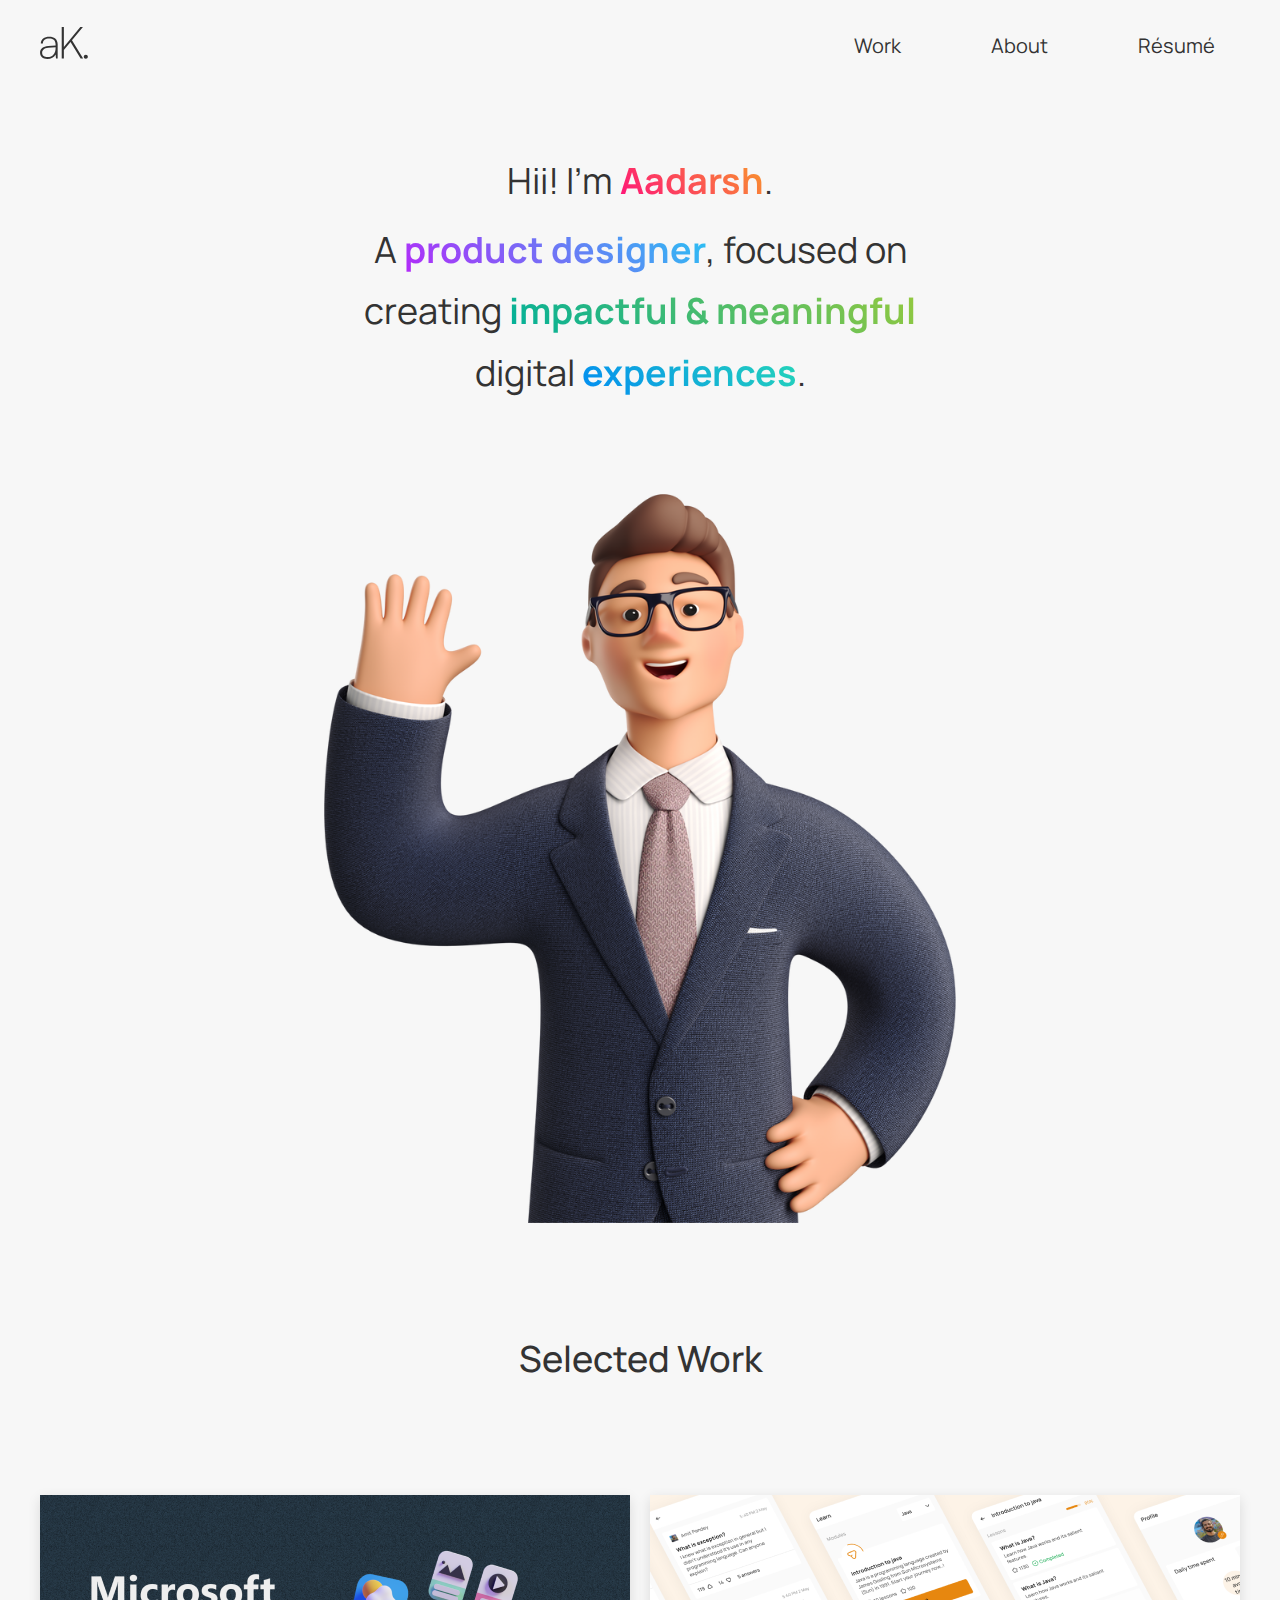
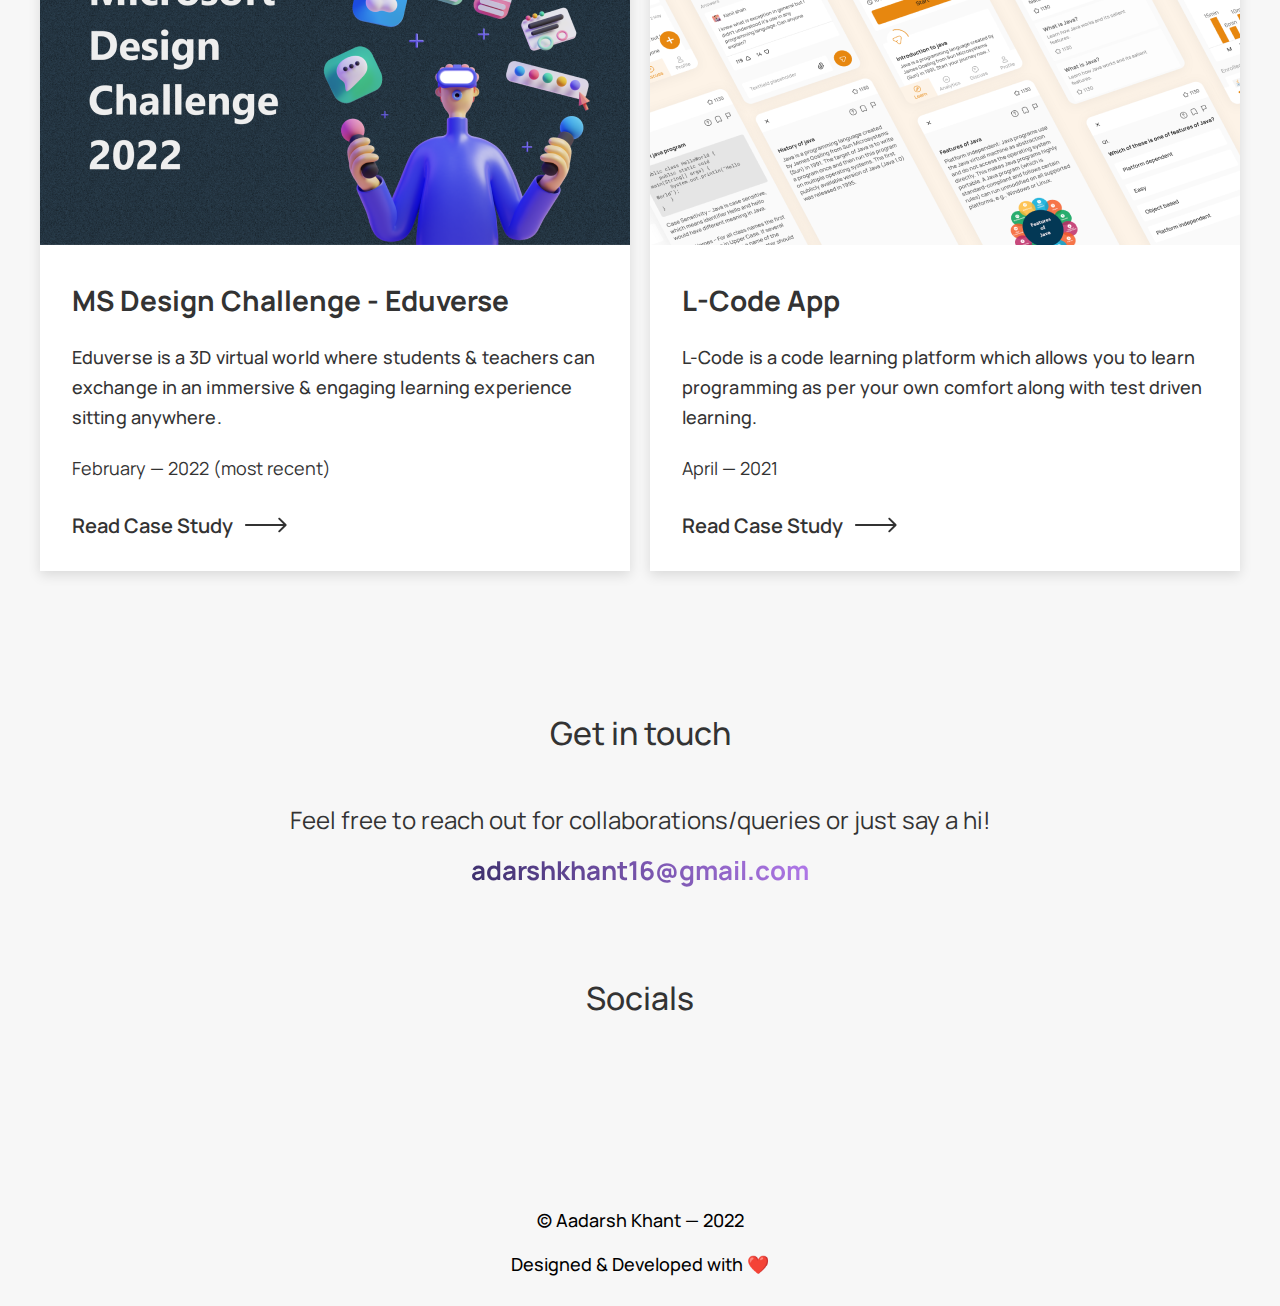
<file: index.html>
<!DOCTYPE html>
<html lang="en">

<head>
  <meta charset="UTF-8">
  <meta name="description"
    content="Aadarsh Khant - Product Designer. An engineer by profession & a designer by choice. Passionate, hard-working & dedicated UI/UX designer with experience in UI/UX designing, frontend development. Also an aspiring mountaineer and traveller.">
  <meta name="author" content="Aadarsh Khant">
  <meta name="keywords"
    content="Aadarsh Khant, UI/UX Designer, Portfolio, Product designer, Resume, aadarsh khant resume, aadarsh khant portfolio, phirkidhar, phirkidhar.com">
  <meta http-equiv="X-UA-Compatible" content="IE=edge">
  <meta name="viewport" content="width=device-width, initial-scale=1.0">
  <link rel="icon" type="image/x-icon" href="./images/favicon.ico">
  <link rel="stylesheet" href="https://cdnjs.cloudflare.com/ajax/libs/font-awesome/6.1.0/css/all.min.css"
    integrity="sha512-10/jx2EXwxxWqCLX/hHth/vu2KY3jCF70dCQB8TSgNjbCVAC/8vai53GfMDrO2Emgwccf2pJqxct9ehpzG+MTw=="
    crossorigin="anonymous" referrerpolicy="no-referrer" />
  <link rel="stylesheet" href="css/style.css">
  <link rel="stylesheet" href="css/normal.css">
  <link rel="stylesheet" href="css/tablet.css">
  <link rel="stylesheet" href="css/mobile.css">
  <script>
    (function(h,o,t,j,a,r){
        h.hj=h.hj||function(){(h.hj.q=h.hj.q||[]).push(arguments)};
        h._hjSettings={hjid:2917974,hjsv:6};
        a=o.getElementsByTagName('head')[0];
        r=o.createElement('script');r.async=1;
        r.src=t+h._hjSettings.hjid+j+h._hjSettings.hjsv;
        a.appendChild(r);
    })(window,document,'https://static.hotjar.com/c/hotjar-','.js?sv=');
  </script>
  <title>Aadarsh Khant - Product Designer</title>
</head>

<body>

  <!-- Navbar Section -->

  <header class="navbar">
    <div class="logo">
      <a href="index.html"><img src="./images/logo.svg"
          alt="aadarsh-khant-logo aadarsh-khant aadarsh-product-designer aadarsh.uiux uiuxdesigner"></a>
    </div>
    <nav>
      <ul class="nav-links">
        <li><a href="#h-text">Work</a></li>
        <li><a href="about.html">About</a></li>
        <li><a href="./resume/AadarshKhant-Resume.pdf">Résumé</a></li>
      </ul>
    </nav>
  </header>

  <!-- Hero Section -->

  <section class="hero">
    <img class="hero-img" src="./images/hero_image.png" alt="hero-img aadarsh-hero-img">
    <div class="hero-content">
      <h1>Hii! I’m <span class="text-bold gradient-1">Aadarsh</span>.</h1>
      <p>A <span class="text-bold gradient-2">product designer</span>, focused on creating <span
          class="text-bold gradient-3">impactful & meaningful</span> digital <span
          class="text-bold gradient-4">experiences</span>.</p>
    </div>
  </section>

  <!-- Work Section -->

  <main class="work">
    <h2 id="h-text">Selected Work</h2>
    <div class="cards">
      <div class="card">
        <div class="card-banner">
          <img src="./images/MSDBanner.png" alt="Microsoft Design Challenge 2022">
        </div>
        <div class="card-content">
          <p class="project-title">MS Design Challenge - Eduverse</p>
          <p class="project-description">Eduverse is a 3D virtual world where students & teachers can exchange in an
            immersive & engaging learning
            experience sitting anywhere.</p>
          <p class="project-time">February — 2022 (most recent)</p>
          <a class="btn" href="https://medium.com/@ankhant18/microsoft-design-challenge-2022-eduverse-a7ca4bb19140" target="_blank">Read Case Study<img src="./images/arrow-right.svg" alt="right-arrow"></a>
        </div>
      </div>

      <div class="card">
        <div class="card-banner">
          <img src="./images/LCodeBanner.png" alt="l-code app.">
        </div>
        <div class="card-content">
          <p class="project-title">L-Code App</p>
          <p class="project-description">L-Code is a code learning platform which allows you to learn programming as per
            your own comfort along with test driven learning.</p>
          <p class="project-time">April — 2021</p>
          <a class="btn" target="_blank"
            href="https://medium.com/@ankhant18/l-code-the-code-learning-app-ui-ux-case-study-e77067a89983">Read Case
            Study<img src="./images/arrow-right.svg" alt="right-arrow"></a>
        </div>
      </div>
    </div>
  </main>

  <!-- Contact Section -->

  <section class="connect">
    <h3 class="h-text">Get in touch</h3>
    <p class="connect-content">Feel free to reach out for collaborations/queries or just say a hi!</p>
    <a class="connect-mail gradient-5" href="mailto:adarshkhant16@gmail.com">adarshkhant16@gmail.com</a>
  </section>

  <!-- Socials Section -->

  <section class="socials">
    <h4 class="h-text">Socials</h4>
    <div class="social-icons">
      <a href="https://www.linkedin.com/in/aadarsh-khant/"><i class="linkedin fa-brands fa-linkedin-in fa-2x"></i></a>
      <a href="https://medium.com/@aadarsh18"><i class="medium fa-brands fa-medium fa-2x"></i></a>
      <a href="https://www.instagram.com/adarsshh_7/"><i class="instagram fa-brands fa-instagram fa-2x"></i></a>
      <a href="https://github.com/aadarsh-khant-18"><i class="github fa-brands fa-github fa-2x"></i></a>
      <a href="https://twitter.com/adarsshh9"><i class="twitter fa-brands fa-twitter fa-2x"></i></a>
    </div>
    </div>
  </section>

  <!-- Footer -->

  <footer>
    <div class="footer-content">
      <p>&copy; Aadarsh Khant — 2022</p>
      <p>Designed & Developed with ❤️</p>
    </div>
  </footer>

</body>

</html>
</file>
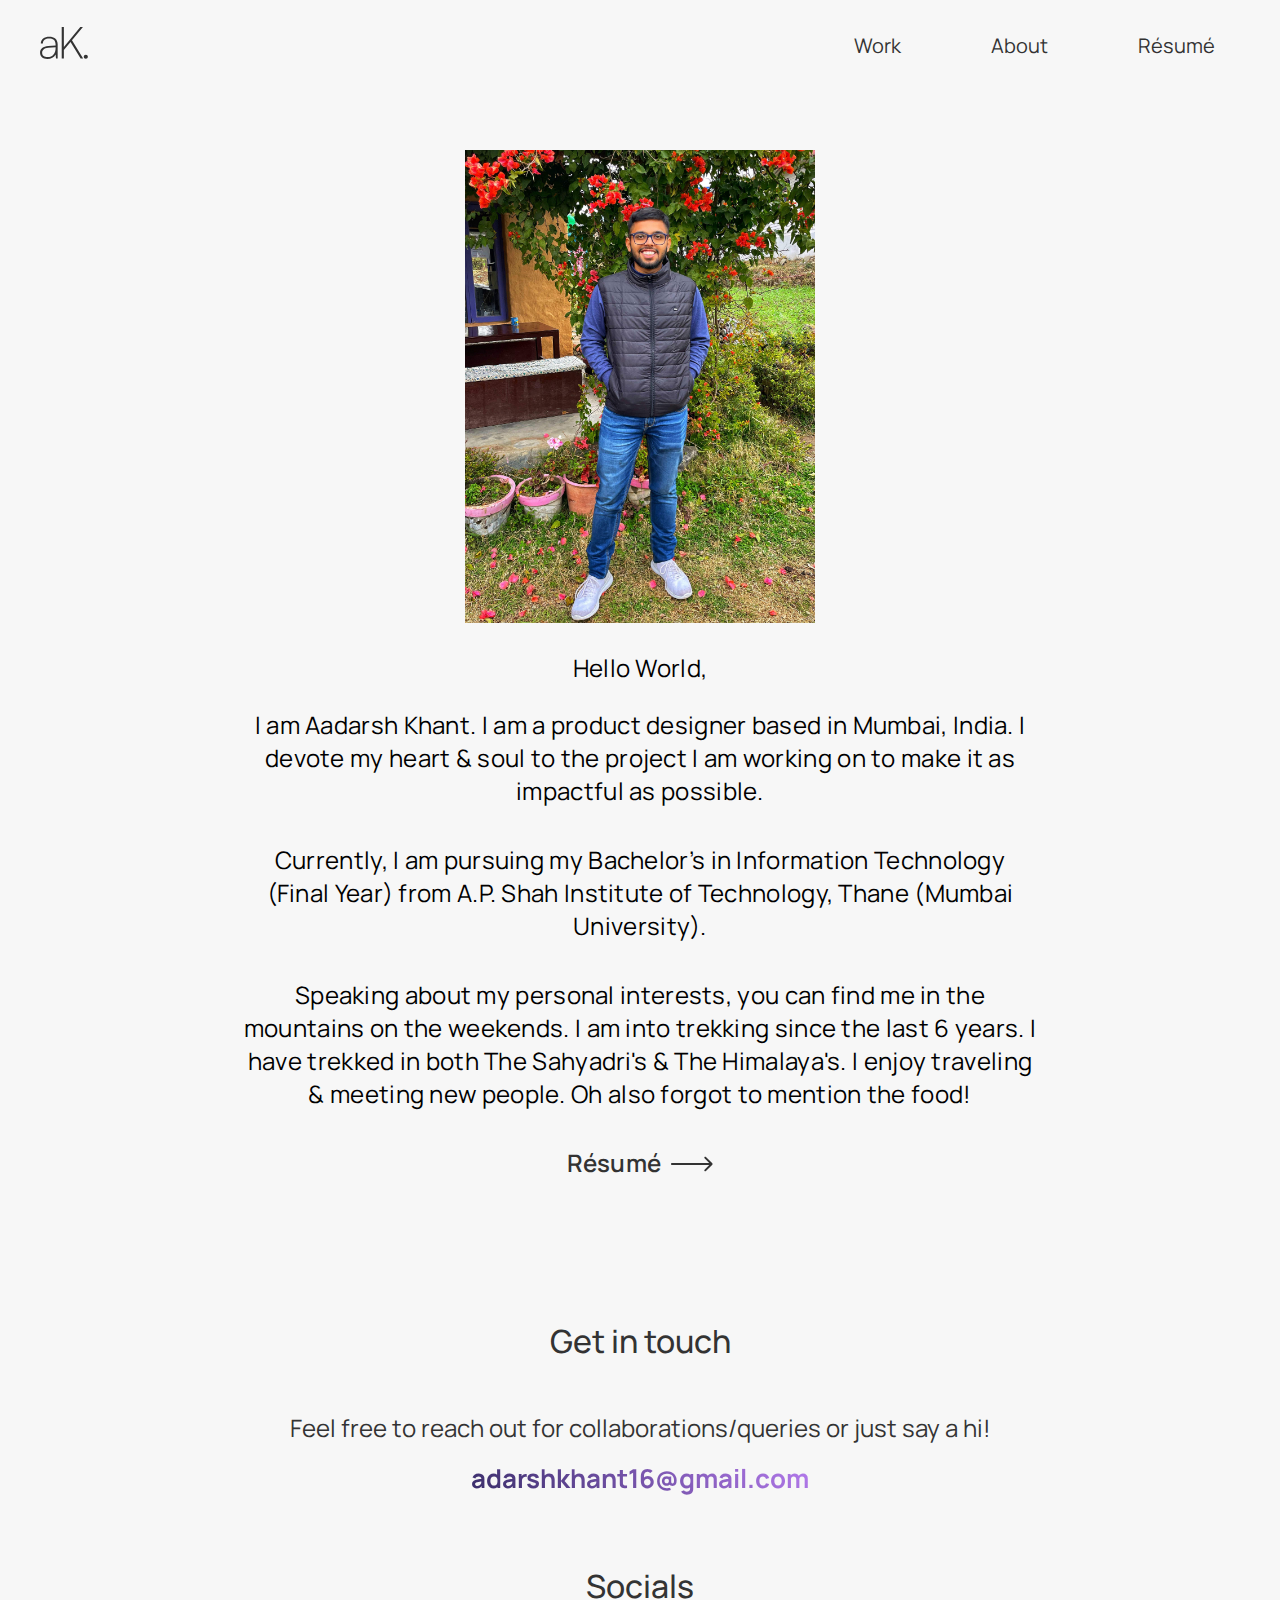
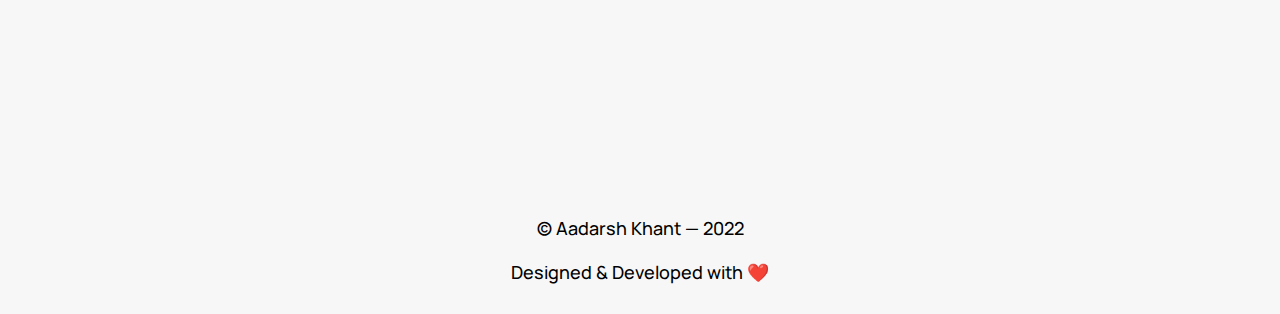
<file: about.html>
<!DOCTYPE html>
<html lang="en">
  <head>
    <meta charset="UTF-8" />
    <meta
      name="description"
      content="Aadarsh Khant - Product Designer. An engineer by profession & designer by choice. Passionate, hard-working & dedicated UI/UX designer with experience in UI/UX designing, frontend development etc."
    />
    <meta name="author" content="Aadarsh Khant" />
    <meta
      name="keywords"
      content="Aadarsh Khant, UI/UX Designer, Portfolio, Product designer, Resume, aadarsh khant resume, aadarsh khant portfolio"
    />
    <meta http-equiv="X-UA-Compatible" content="IE=edge" />
    <meta name="viewport" content="width=device-width, initial-scale=1.0" />
    <link rel="icon" type="image/x-icon" href="./images/favicon.ico" />
    <link
      rel="stylesheet"
      href="https://cdnjs.cloudflare.com/ajax/libs/font-awesome/6.1.0/css/all.min.css"
      integrity="sha512-10/jx2EXwxxWqCLX/hHth/vu2KY3jCF70dCQB8TSgNjbCVAC/8vai53GfMDrO2Emgwccf2pJqxct9ehpzG+MTw=="
      crossorigin="anonymous"
      referrerpolicy="no-referrer"
    />
    <link rel="stylesheet" href="css/style.css" />
    <link rel="stylesheet" href="css/normal.css" />
    <link rel="stylesheet" href="css/tablet.css" />
    <link rel="stylesheet" href="css/mobile.css" />
    <script>
      (function (h, o, t, j, a, r) {
        h.hj =
          h.hj ||
          function () {
            (h.hj.q = h.hj.q || []).push(arguments);
          };
        h._hjSettings = { hjid: 2917974, hjsv: 6 };
        a = o.getElementsByTagName("head")[0];
        r = o.createElement("script");
        r.async = 1;
        r.src = t + h._hjSettings.hjid + j + h._hjSettings.hjsv;
        a.appendChild(r);
      })(window, document, "https://static.hotjar.com/c/hotjar-", ".js?sv=");
    </script>
    <title>Aadarsh Khant - Product Designer</title>
  </head>

  <body>
    <!-- Navbar Section -->

    <header class="navbar">
      <div class="logo">
        <a href="index.html"><img src="./images/logo.svg" alt="" /></a>
      </div>
      <nav>
        <ul class="nav-links">
          <li><a href="index.html">Work</a></li>
          <li><a href="">About</a></li>
          <li><a href="./resume/AadarshKhant-Resume.pdf">Résumé</a></li>
        </ul>
      </nav>
    </header>

    <!-- About Section -->

    <section class="about">
      <div class="about-img">
        <img src="./images/about_image.jpg" alt="aadarsh's-image" />
      </div>
      <div class="about-content">
        <p class="content-h">Hello World,</p>
        <p class="content-1">
          I am Aadarsh Khant. I am a product designer based in Mumbai, India. I
          devote my heart & soul to the project I am working on to make it as
          impactful as possible.
        </p>
        <p class="content-2">
          Currently, I am pursuing my Bachelor’s in Information Technology
          (Final Year) from A.P. Shah Institute of Technology, Thane (Mumbai
          University).
        </p>
        <p class="content-3">
          Speaking about my personal interests, you can find me in the mountains
          on the weekends. I am into trekking since the last 6 years. I have
          trekked in both The Sahyadri's & The Himalaya's. I enjoy traveling &
          meeting new people. Oh also forgot to mention the food!
        </p>
        <a class="content-r" href="./resume/AadarshKhant_Resume.pdf"
          >Résumé<img src="./images/arrow-right.svg" alt="right-arrow" />
        </a>
      </div>
    </section>

    <!-- Contact Section -->

    <section class="connect">
      <h3 class="h-text">Get in touch</h3>
      <p class="connect-content">
        Feel free to reach out for collaborations/queries or just say a hi!
      </p>
      <a class="connect-mail gradient-5" href="mailto:adarshkhant16@gmail.com"
        >adarshkhant16@gmail.com</a
      >
      <div class="socials">
        <h4 class="h-text">Socials</h4>
        <div class="social-icons">
          <a href="https://www.linkedin.com/in/aadarsh-khant/"
            ><i class="linkedin fa-brands fa-linkedin-in fa-2x"></i
          ></a>
          <a href="https://medium.com/@aadarsh18"
            ><i class="medium fa-brands fa-medium fa-2x"></i
          ></a>
          <a href="https://www.instagram.com/adarsshh_7/"
            ><i class="instagram fa-brands fa-instagram fa-2x"></i
          ></a>
          <a href="https://github.com/aadarsh-khant-18"
            ><i class="github fa-brands fa-github fa-2x"></i
          ></a>
          <a href="https://twitter.com/adarsshh9"
            ><i class="twitter fa-brands fa-twitter fa-2x"></i
          ></a>
        </div>
      </div>
    </section>

    <!-- Footer -->

    <footer>
      <div class="footer-content">
        <p>&copy; Aadarsh Khant — 2022</p>
        <p>Designed & Developed with ❤️</p>
      </div>
    </footer>
  </body>
</html>
</file>
<file: css/style.css>
@import url('https://fonts.googleapis.com/css2?family=Manrope:wght@200;300;400;500;600;700&display=swap');

* {
  margin: 0;
  padding: 0;
  box-sizing: border-box;
}

html, body {
  scroll-behavior: smooth;
  background-color: #f7f7f7;
}

/* Scroll Bar */

::-webkit-scrollbar {
  -webkit-appearance: none; 
}

::-webkit-scrollbar:vertical {
  width: 14px;
}

::-webkit-scrollbar:horizontal {
  height: 14px;
}

::-webkit-scrollbar-thumb {
	background-clip: content-box;
	border: 4px solid transparent;
	box-shadow: inset 0 0 0 10px #333;
}

::-webkit-scrollbar-thumb:hover {
  box-shadow: inset 0 0 0 10px #777;
}

::-webkit-scrollbar-corner {
	background-color: transparent;
}

::-webkit-scrollbar-track {
  background-color: #f7f7f7;
}

/* Utilities */

.text-bold {
  font-family: 'Manrope', sans-serif;
  font-size: bold;
  font-weight: 700;
}

.h-text {
  color: #333;
  font-family: 'Manrope', sans-serif;
  font-weight: 500; 
  font-size: 2.25rem;
}

.gradient-1 {
  background-image: linear-gradient(45deg, #FF0F7B, #F89B29);
  background-size: 100%;
  background-clip: text;
  -webkit-background-clip: text;
  -webkit-text-fill-color: transparent;
}

.gradient-2 {
  background-image: linear-gradient(45deg, #B429F9, #26C5F3);
  background-size: 100%;
  background-clip: text;
  -webkit-background-clip: text;
  -webkit-text-fill-color: transparent;
}

.gradient-3 {
  background-image: linear-gradient(45deg, #00B09B, #96C93D);
  background-size: 100%;
  background-clip: text;
  -webkit-background-clip: text;
  -webkit-text-fill-color: transparent;
}

.gradient-4 {
  background-image: linear-gradient(45deg, #028CF3, #26D8B6);
  background-size: 100%;
  background-clip: text;
  -webkit-background-clip: text;
  -webkit-text-fill-color: transparent;
}

.gradient-5 {
  background-image: linear-gradient(45deg, #392D69, #B57BEE);
  background-size: 100%;
  background-clip: text;
  -webkit-background-clip: text;
  -webkit-text-fill-color: transparent;
}

/* Header */
.navbar {
  display: flex;
  align-items: center;
  justify-content: space-between;
  height: 10vh;
  width: 100%;
  padding: 0px 120px;
}

.nav-links {
  display: flex;
  font-family: 'Manrope', sans-serif;
  font-weight: 400;
  font-size: 1.25rem;
}

.nav-links li {
  list-style: none;
}

.nav-links li a {
  position: relative;
  color: #333;
  text-decoration: none;
  margin: 0 45px;
}

.nav-links li a::before {
  content: "";
  position: absolute;
  display: block;
  width: 100%;
  height: 2px;
  bottom: 0;
  left: 0;
  background-color: #333;
  transform: scaleX(0);
  transform-origin: top left;
  transition: transform 0.3s ease;
}

.nav-links li a:hover::before {
  transform: scaleX(1);
}

/* Hero Section */
.hero {
  display: flex;
  padding: 0px 72px;
  justify-content: space-evenly;
}

.hero-img {
  height: 100vh;
  transform: scale(0.8);
  max-width: 100%;
}

.hero-content {
  display: flex;
  flex-direction: column;
  justify-content: center;
  max-width: 630px;
  line-height: 1.7;
}

.hero-content h1 {
  color: #333;
  font-family: 'Manrope', sans-serif;
  font-size: 2.5rem;
  font-weight: 400;
}

.hero-content p {
  color: #333;
  font-family: 'Manrope', sans-serif;
  font-size: 2.5rem;
  margin-top: 16px;
}

/* Work Section */

.work {
  padding: 120px;
}

h2 {
  color: #333;
  font-family: 'Manrope', sans-serif;
  font-weight: 500; 
  font-size: 2.25rem;
  margin-bottom: 72px;
  text-align: center;
}

.cards {
  display: flex;
  justify-content: space-evenly;
  flex-wrap: wrap;
}

.card {
  background-color: #fff;
  max-width: 590px;
  box-shadow: 0px 4px 12px rgba(0, 0, 0, 0.12);
  margin-block: 40px;
}

/* .card:nth-child(1) a {
  color: #999;
  cursor: not-allowed;
} */

.card:hover {
  box-shadow: none;
  transition: 0.45s;
}

.card-banner img {
  width: 100%;
  height: auto;
  object-fit: cover;
}

.card-content {
  padding: 36px;
}

.project-title {
  color: #333;
  font-family: 'Manrope', sans-serif;
  font-weight: 700;
  font-size: 1.75rem;
}

.project-description {
  color: #333;
  font-family: 'Manrope', sans-serif;
  font-style: normal;
  font-weight: 500;
  font-size: 1.125rem;
  margin-top: 24px;
  letter-spacing: 0.006rem;
  line-height: 166.5%;
}

.project-time {
  color: #333;
  font-family: 'Manrope', sans-serif;
  font-weight: 400;
  font-size: 1.125rem;
  margin: 24px 0 32px 0;
}

.btn {
  font-size: 1.25rem;
  font-family: 'Manrope', sans-serif;
  font-weight: 600;
  color: #333;
}

.btn img {
  padding-left: 12px;
}

a.btn {
  position: relative;
  color: #333;
  text-decoration: none;
}

a.btn:hover {
  color: #333;
}

a.btn::before {
  content: "";
  position: absolute;
  display: block;
  width: 100%;
  height: 2px;
  bottom: 0;
  left: 0;
  background-color: #333;
  transform: scaleX(0);
  transform-origin: top left;
  transition: transform 0.3s ease;
}

a.btn:hover::before {
  transform: scaleX(1);
} 

/* Connect Section */

.connect {
  padding: 120px;
  text-align: center;
}

h3 {
  color: #333;
  font-family: 'Manrope', sans-serif;
  font-weight: 500;
  font-size: 1.875rem;
}

.connect-content {
  color: #333;
  font-family: 'Manrope', sans-serif;
  font-weight: 400;
  font-size: 1.5rem;
  margin-top: 48px;
  margin-bottom: 16px;
}

a.connect-mail {
  font-family: 'Manrope', sans-serif;
  font-weight: 700;
  font-size: 1.625rem;
  text-decoration: none;
}

a.connect-mail {
  position: relative;
  color: #333;
  text-decoration: none;
}
  
a.connect-mail:hover {
    color: #333;
  }

a.connect-mail::before {
  content: "";
  position: absolute;
  display: block;
  width: 100%;
  height: 2px;
  bottom: 0;
  left: 0;
  background-image: linear-gradient(45deg, #392D69, #B57BEE);
  transform: scaleX(0);
  transform-origin: top left;
  transition: transform 0.3s ease;
}
  
a.connect-mail:hover::before {
  transform: scaleX(1);
}

/* Social Section */

.socials {
  padding: 20px;
  text-align: center;
  margin-top: 48px;
}

h4 {
  color: #333;
  font-family: 'Manrope', sans-serif;
  font-weight: 500;
  font-size: 1.875rem;
  margin-bottom: 48px;
}

.social-icons {
  text-align: center;
}

.social-icons a i {
  color: #333;
  margin-left: 32px;
}

.linkedin:hover {
  color: #0077b5;
}

.medium:hover {
  color: #00ab6c;
}

.instagram:hover {
  background-image: linear-gradient(45deg, #f09433 0%,#e6683c 25%,#dc2743 50%,#cc2366 75%,#bc1888 100%);
  background-size: 100%;
  background-clip: text;
  -webkit-background-clip: text;
  -webkit-text-fill-color: transparent;
}

.github:hover {
  color: #777;
}

.twitter:hover {
  color: #1da1f2;
}

/* .social-icons a i:nth-child(1):hover {
  color: #0077b5;
}

.social-icons a i:nth-child(2):hover {
  color: #00ab6c;
}

.social-icons a i:nth-child(3):hover {
  background: linear-gradient(45deg, #f09433 0%,#e6683c 25%,#dc2743 50%,#cc2366 75%,#bc1888 100%); 
} */



/* .social-icons a i:hover {
  color: #777;
} */

/* About Section */

.about {
  display: flex;
  padding: 120px 72px 120px 72px;
  align-items: center;
  justify-content: space-evenly;
}

.about-img img {
  max-width: 350px;
  width: 100%;
  height: auto;
}

.about-content {
  max-width: 793px;
  font-family: 'Manrope', sans-serif;
  font-weight: 400;
  font-size: 1.5rem;
  letter-spacing: 0.01875rem;
}

.content-h {
  margin-bottom: 24px;
}

.content-1, .content-2, .content-3 {
  margin-bottom: 36px;
}

.content-r {
  color: #333;
  font-weight: 600;
}

a.content-r {
  position: relative;
  color: #333;
  text-decoration: none;
}

a.content-r:hover {
  color: #333;
}

a.content-r::before {
  content: "";
  position: absolute;
  display: block;
  width: 100%;
  height: 2px;
  bottom: 0;
  left: 0;
  background-color: #333;
  transform: scaleX(0);
  transform-origin: top left;
  transition: transform 0.3s ease;
}

a.content-r:hover::before {
  transform: scaleX(1);
}

.content-r img {
  color: #333;
  margin-left: 10px;
}

/* Footer Section */

footer {
  margin-top: 72px;
  width: 100%;
}

.footer-content {
  display: flex;
  padding: 60px 120px;
  justify-content: space-between;
}

.footer-content p {
  font-family: 'Manrope', sans-serif;;
  font-size: 1.125rem;
  font-weight: 500;
}
</file>
<file: css/normal.css>
/* Media Queries Normal Screen Devices */
@media(min-width: 769px) and (max-width: 1486px) {
  .navbar {
    padding: 20px;
  }

  .logo {
    padding-left: 20px;
  }

  .nav-links li a {
    margin: 0 45px;
  }

  .hero {
    display: flex;
    flex-direction: column-reverse;
    align-items: center;
  }
  
  .hero-img {
    max-width: 100%;
    height: auto;
  }
  
  .hero-content {
    display: flex;
    flex-direction: column;
    justify-content: center;
    text-align: center;
  }

  .hero-content h1 {
    padding-top: 60px;
    font-size: 2.25rem;
  }
  
  .hero-content p {
    font-size: 2.25rem;
    margin-top: 8px;
  }

  .work {
    padding: 20px;
  }
  
  h2.h-text {
    font-size: 2rem;
    padding-top: 60px;
  }

  .card-content {
    padding: 32px;
  }

  .connect {
    padding: 20px;
    text-align: center;
  }
  
  h3 {
    padding-top: 60px;
  }
  
  .socials {
    padding: 20px;
    text-align: center;
    margin-top: 48px;
  }
  
  h4 {
    font-size: 2rem;
    margin-bottom: 48px;
  }
  
  .social-icons a i {
    margin-left: 24px;
  }

  .h-text {
    font-size: 2rem;
  }

  .footer-content {
    flex-direction: column;
    padding: 20px;
    text-align: center;
  }

  .footer-content p {
    padding: 10px;
  }

  .about {
    flex-direction: column;
    padding: 60px 20px;
    align-items: center;
    justify-content: center;
  }

  .about-content {
    text-align: center;
  }
  
  .content-h {
    margin-block: 24px;
  }
  
  .content-1, .content-2, .content-3 {
    margin-bottom: 36px;
  }
  
  .content-r {
    color: #333;
    font-weight: 600;
  }
  
  .content-r p {
    display: inline;
  }
  
  .content-r img {
    color: #333;
    margin-left: 10px;
  }
}
</file>
<file: css/tablet.css>
/* Media Queries Tablet Devices */
@media(min-width: 501px) and (max-width: 768px) {
  .navbar {
    padding: 20px;
  }

  .logo {
    padding-left: 20px;
    transform: scale(0.81);
  }

  .nav-links li a {
    margin: 0 20px;
  }

  .hero {
    display: flex;
    flex-direction: column-reverse;
    justify-content: space-evenly;
  }
  
  .hero-img {
    max-width: 100%;
    height: auto;
  }
  
  .hero-content {
    display: flex;
    flex-direction: column;
    justify-content: center;
    text-align: center;
  }

  .hero-content h1 {
    padding-top: 60px;
    font-size: 2.25rem;
  }
  
  .hero-content p {
    font-size: 2.25rem;
    margin-top: 8px;
  }

  .work {
    padding: 20px;
  }
  
  h2.h-text {
    font-size: 2rem;
    padding-top: 60px;
  }
  
  .card-content {
    padding: 32px;
  }

  .connect {
    padding: 20px;
    text-align: center;
  }
  
  h3 {
    padding-top: 60px;
  }
  
  /* Social Section */
  .socials {
    padding: 20px;
    text-align: center;
    margin-top: 48px;
  }
  
  h4 {
    font-size: 2rem;
    margin-bottom: 48px;
  }
  
  .social-icons a i {
    margin-left: 24px;
  }

  .h-text {
    font-size: 2rem;
  }

  .footer-content {
    flex-direction: column;
    padding: 20px;
    text-align: center;
  }

  .footer-content p {
    padding: 10px;
  }

  .about {
    flex-direction: column;
    padding: 60px 20px;
    align-items: center;
    justify-content: center;
  }

  .about-content {
    text-align: center;
  }
  
  .content-h {
    margin-block: 24px;
  }
  
  .content-1, .content-2, .content-3 {
    margin-bottom: 36px;
  }
  
  .content-r {
    color: #333;
    font-weight: 600;
  }
  
  .content-r p {
    display: inline;
  }
  
  .content-r img {
    color: #333;
    margin-left: 10px;
  }
}
</file>
<file: css/mobile.css>
/* Media Queries Mobile Devices */
@media(min-width: 347px) and (max-width: 767px) {
  html, body {
    scroll-behavior: smooth;
  }
  
  .navbar {
    padding: 16px;
  }

  .logo {
    /* padding-left: 8px; */
    transform: scale(0.8);
  }

  .nav-links li a {
    margin: 0 12px;
  }

  .hero {
    display: flex;
    flex-direction: column-reverse;
    padding: 0px 16px;
  }
  
  .hero-img {
    max-width: 100%;
    height: auto;
    transform: scale(0.92);
  }
  
  .hero-content {
    display: flex;
    flex-direction: column;
    justify-content: center;
    text-align: center;
  }
  
  .hero-content h1 {
    padding-top: 40px;
    font-size: 2.125rem;
  }
  
  .hero-content p {
    margin-top: 0px;
    font-size: 2.125rem;
  }

  .work {
    padding: 16px;
  }
  
  h2 {
    font-size: 2rem;
    padding-top: 60px !important;
    margin-bottom: 48px;
  }
  
  .card-content {
    padding: 32px;
  }

  .project-description {
    text-align: justify;
  }

  .connect {
    padding: 12px;
    text-align: center;
  }

  a.connect-mail {
    font-size: 1.625rem;
    text-align: center;
  }
  
  h3 {
    padding-top: 60px;
  }
  
  /* Social Section */
  .socials {
    padding: 16px;
    text-align: center;
    margin-top: 48px;
  }
  
  h4 {
    font-size: 2rem;
    margin-bottom: 48px;
  }
  
  .social-icons a i {
    margin-left: 18px;
  }

  .h-text {
    font-size: 2rem;
  }

  .footer-content {
    flex-direction: column;
    padding: 16px;
    text-align: center;
  }

  .footer-content p {
    padding: 10px;
  }

  .about {
    flex-direction: column;
    padding: 60px 16px;
    align-items: center;
    justify-content: center;
  }

  .about-content {
    text-align: center;
  }
  
  .content-h {
    margin-block: 24px;
  }
  
  .content-1, .content-2, .content-3 {
    text-align: justify;
    margin-bottom: 36px;
  }
  
  .content-r {
    color: #333;
    font-weight: 600;
  }
  
  .content-r p {
    display: inline;
  }
  
  .content-r img {
    color: #333;
    margin-left: 10px;
  }
}
</file>
